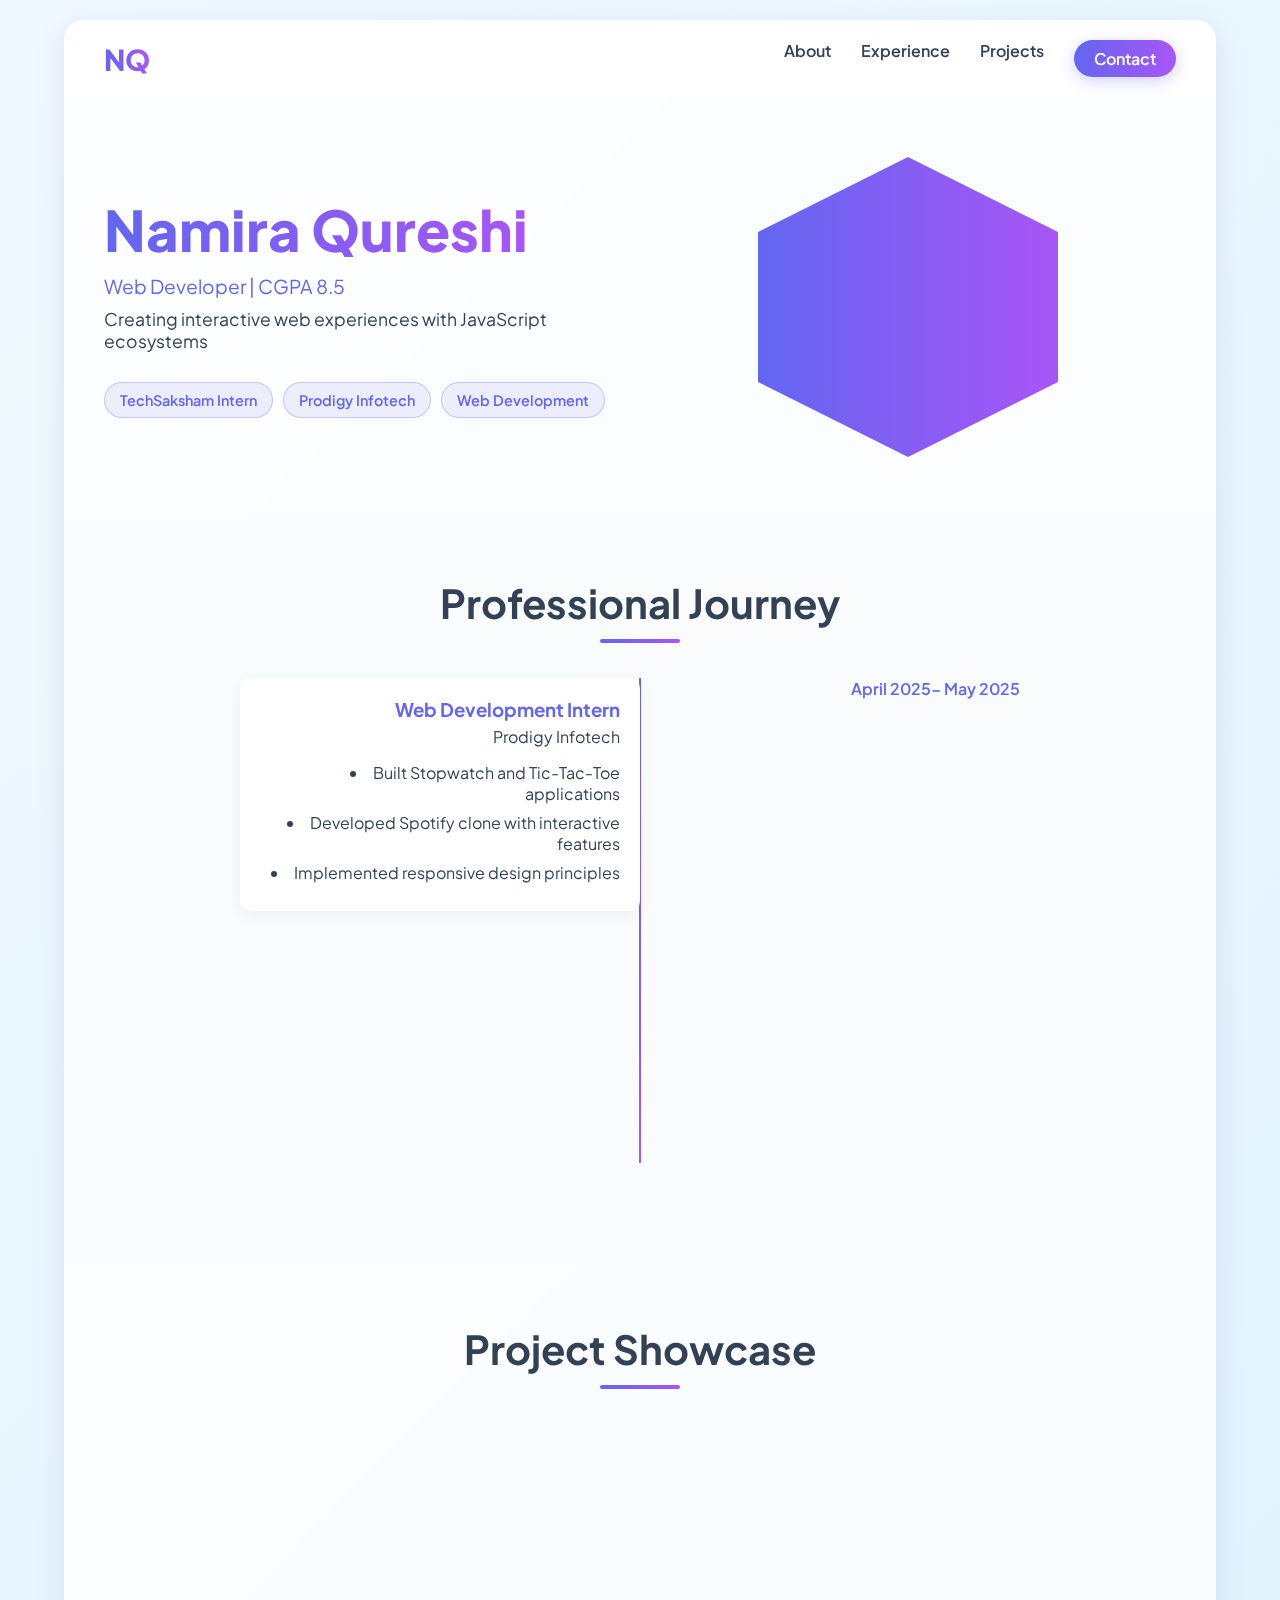
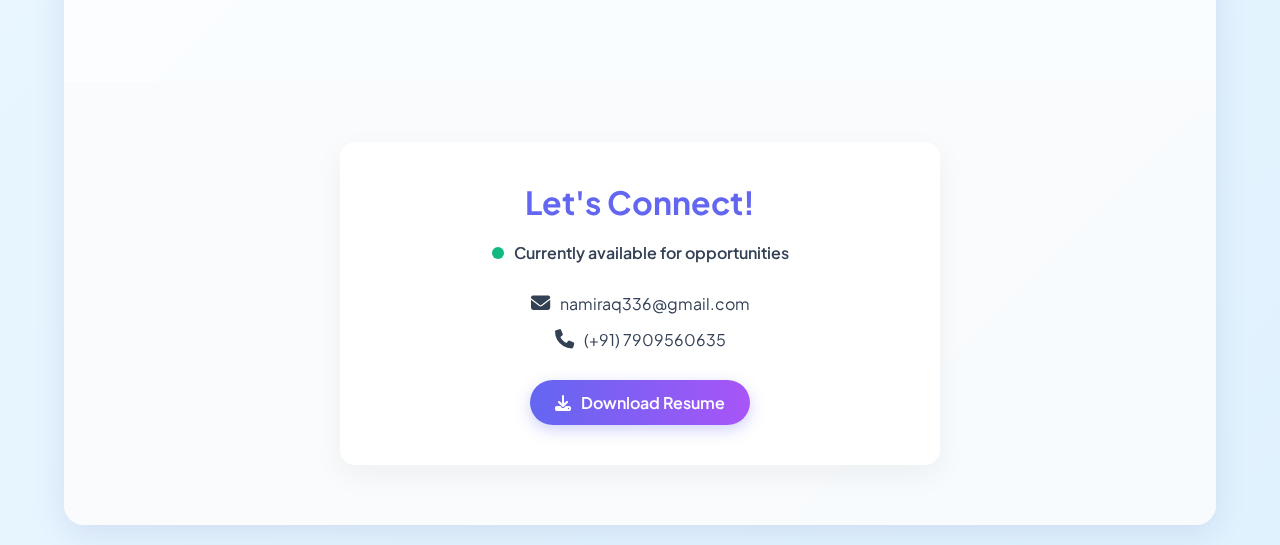
<file: Prodigy infotech/PORTFOLIO/index.html>
<!DOCTYPE html>
<html lang="en">
<head>
    <meta charset="UTF-8">
    <meta name="viewport" content="width=device-width, initial-scale=1.0">
    <title>Namira Qureshi | Web Developer</title>
    <link rel="stylesheet" href="https://cdnjs.cloudflare.com/ajax/libs/font-awesome/6.4.0/css/all.min.css">
    <link href="https://fonts.googleapis.com/css2?family=Plus+Jakarta+Sans:wght@300;400;600;800&display=swap" rel="stylesheet">
    <link rel="stylesheet" href="style.css">
</head>
<body>
    <!-- Floating Particles Background -->
    <div class="particles"></div>
    
    <!-- Glass Morphism Container -->
    <div class="glass-container">
        <!-- Header -->
        <header class="sticky-header">
            <div class="logo">NQ</div>
            <nav>
                <a href="#about">About</a>
                <a href="#experience">Experience</a>
                <a href="#projects">Projects</a>
                <a href="#contact" class="cta-link">Contact</a>
            </nav>
        </header>

        <!-- Hero Section -->
        <section class="hero-section">
            <div class="hero-content">
                <h1><span class="gradient-text">Namira Qureshi</span></h1>
                <p class="subtitle">Web Developer | CGPA 8.5</p>
                <p class="description">Creating interactive web experiences with JavaScript ecosystems</p>
                <div class="badge-container">
                    <span class="badge">TechSaksham Intern</span>
                    <span class="badge">Prodigy Infotech</span>
                    <span class="badge">Web Development</span>
                   
                   
                   
                </div>
            </div>
            <div class="hero-image">
                <div class="hexagon-mask"></div>
            </div>
        </section>

        <!-- Experience Section -->
        <section id="experience" class="experience-section">
            <h2 class="section-title">Professional Journey</h2>
            <div class="timeline">
                <div class="timeline-item">
                    <div class="timeline-date">April 2025- May 2025</div>
                    <div class="timeline-content">
                        <h3>Web Development Intern</h3>
                        <h4>Prodigy Infotech</h4>
                        <ul>
                            <li>Built Stopwatch and Tic-Tac-Toe applications</li>
                            <li>Developed Spotify clone with interactive features</li>
                            <li>Implemented responsive design principles</li>
                        </ul>
                    </div>
                </div>
                <div class="timeline-item">
                    <div class="timeline-date">March 2025 - April 2025</div>
                    <div class="timeline-content">
                        <h3>AI Intern</h3>
                        <h4>TechSaksham</h4>
                        <ul>
                            <li>Developed AI Transformative Learning project</li>
                            <li>Implemented ML algorithms for education</li>
                            <li>Collaborated on project architecture</li>
                        </ul>
                    </div>
                </div>
            </div>
        </section>

        <!-- Projects Section -->
        <section id="projects" class="projects-section">
            <h2 class="section-title">Project Showcase</h2>
            <div class="project-grid">
                <div class="project-card">
                    <div class="project-header">
                        <i class="fab fa-spotify project-icon"></i>
                        <h3>Spotify Clone</h3>
                    </div>
                    <p>Music player application with playlist functionality</p>
                    <div class="tech-stack">
                        <span>HTML</span>
                        <span>CSS</span>
                        <span>JavaScript</span>
                    </div>
                </div>
                <div class="project-card">
                    <div class="project-header">
                        <i class="fas fa-gamepad project-icon"></i>
                        <h3>Tic-Tac-Toe</h3>
                    </div>
                    <p>Interactive game with AI opponent</p>
                    <div class="tech-stack">
                        <span>HTML</span>
                        <span>CSS</span>
                        <span>JavaScript</span>
                    </div>
                </div>
                <div class="project-card">
                    <div class="project-header">
                        <i class="fas fa-stopwatch project-icon"></i>
                        <h3>Stopwatch</h3>
                    </div>
                    <p>Precision timing application with lap functionality</p>
                    <div class="tech-stack">
                        <span>HTML</span>
                        <span>CSS</span>
                        <span>JavaScript</span>
                    </div>
                </div>
            </div>
        </section>

        <!-- Contact Section -->
        <section id="contact" class="contact-section">
            <div class="contact-card">
                <h2>Let's Connect!</h2>
                <p class="availability">
                    <span class="status-dot"></span>
                    Currently available for opportunities
                </p>
                <div class="contact-methods">
                    <a href="mailto:namira@example.com" class="contact-link">
                        <i class="fas fa-envelope"></i> namiraq336@gmail.com
                    </a>
                    <a href="tel:+1234567890" class="contact-link">
                        <i class="fas fa-phone"></i> (+91) 7909560635
                    </a>
                </div>
                <a href="resume.pdf" download class="resume-btn">
                    <i class="fas fa-download"></i> Download Resume
                </a>
            </div>
        </section>
    </div>

    <script src="script.js"></script>
</body>
</html>
</file>
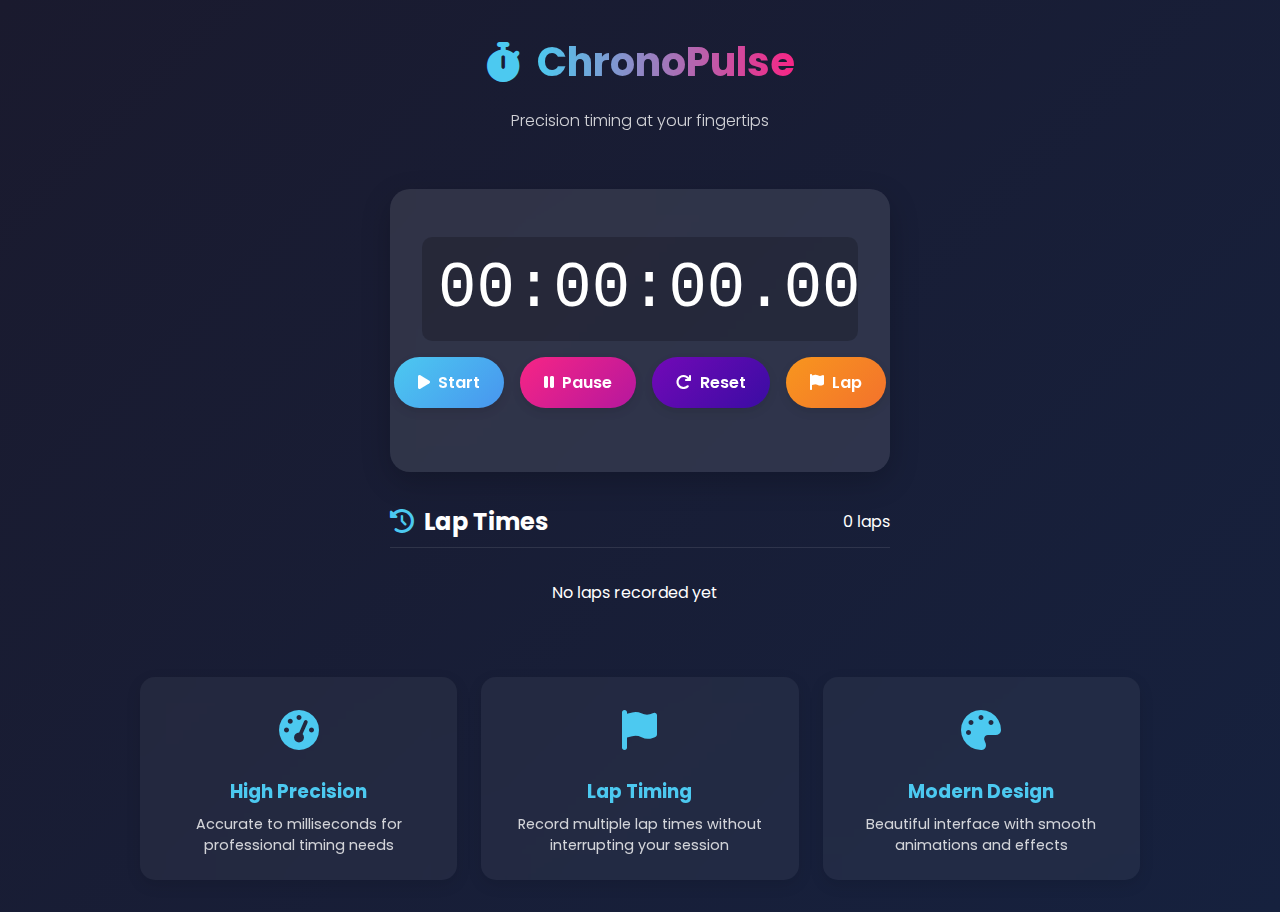
<file: Prodigy infotech/STOPWATCH/index.html>
<!DOCTYPE html>
<html lang="en">
<head>
    <meta charset="UTF-8">
    <meta name="viewport" content="width=device-width, initial-scale=1.0">
    <title>ChronoPulse - Modern Stopwatch</title>
    <link rel="stylesheet" href="https://cdnjs.cloudflare.com/ajax/libs/font-awesome/6.4.0/css/all.min.css">
    <link href="https://fonts.googleapis.com/css2?family=Poppins:wght@300;400;600;700&display=swap" rel="stylesheet">
    <link rel="stylesheet" href="style.css">
</head>
<body>
    <div class="header">
        <div class="logo">
            <i class="fas fa-stopwatch"></i>
            <h1>ChronoPulse</h1>
        </div>
        <p class="tagline">Precision timing at your fingertips</p>
    </div>

    <div class="stopwatch-container">
        <div class="time-display">00:00:00.00</div>
        <div class="controls">
            <button class="btn btn-start" id="startBtn">
                <i class="fas fa-play"></i> Start
            </button>
            <button class="btn btn-pause" id="pauseBtn" disabled>
                <i class="fas fa-pause"></i> Pause
            </button>
            <button class="btn btn-reset" id="resetBtn" disabled>
                <i class="fas fa-redo"></i> Reset
            </button>
            <button class="btn btn-lap" id="lapBtn" disabled>
                <i class="fas fa-flag"></i> Lap
            </button>
        </div>
    </div>

    <div class="laps-container">
        <div class="laps-title">
            <h2><i class="fas fa-history"></i> Lap Times</h2>
            <span id="lapCount">0 laps</span>
        </div>
        <div class="laps-list" id="lapsList">
            <!-- Lap times will appear here -->
        </div>
    </div>

    <div class="features">
        <div class="feature-card">
            <div class="feature-icon">
                <i class="fas fa-tachometer-alt"></i>
            </div>
            <h3>High Precision</h3>
            <p>Accurate to milliseconds for professional timing needs</p>
        </div>
        
        <div class="feature-card">
            <div class="feature-icon">
                <i class="fas fa-flag"></i>
            </div>
            <h3>Lap Timing</h3>
            <p>Record multiple lap times without interrupting your session</p>
        </div>
        
        <div class="feature-card">
            <div class="feature-icon">
                <i class="fas fa-palette"></i>
            </div>
            <h3>Modern Design</h3>
            <p>Beautiful interface with smooth animations and effects</p>
        </div>
    </div>

    <script src="script.js"></script>
</body>
</html>
</file>
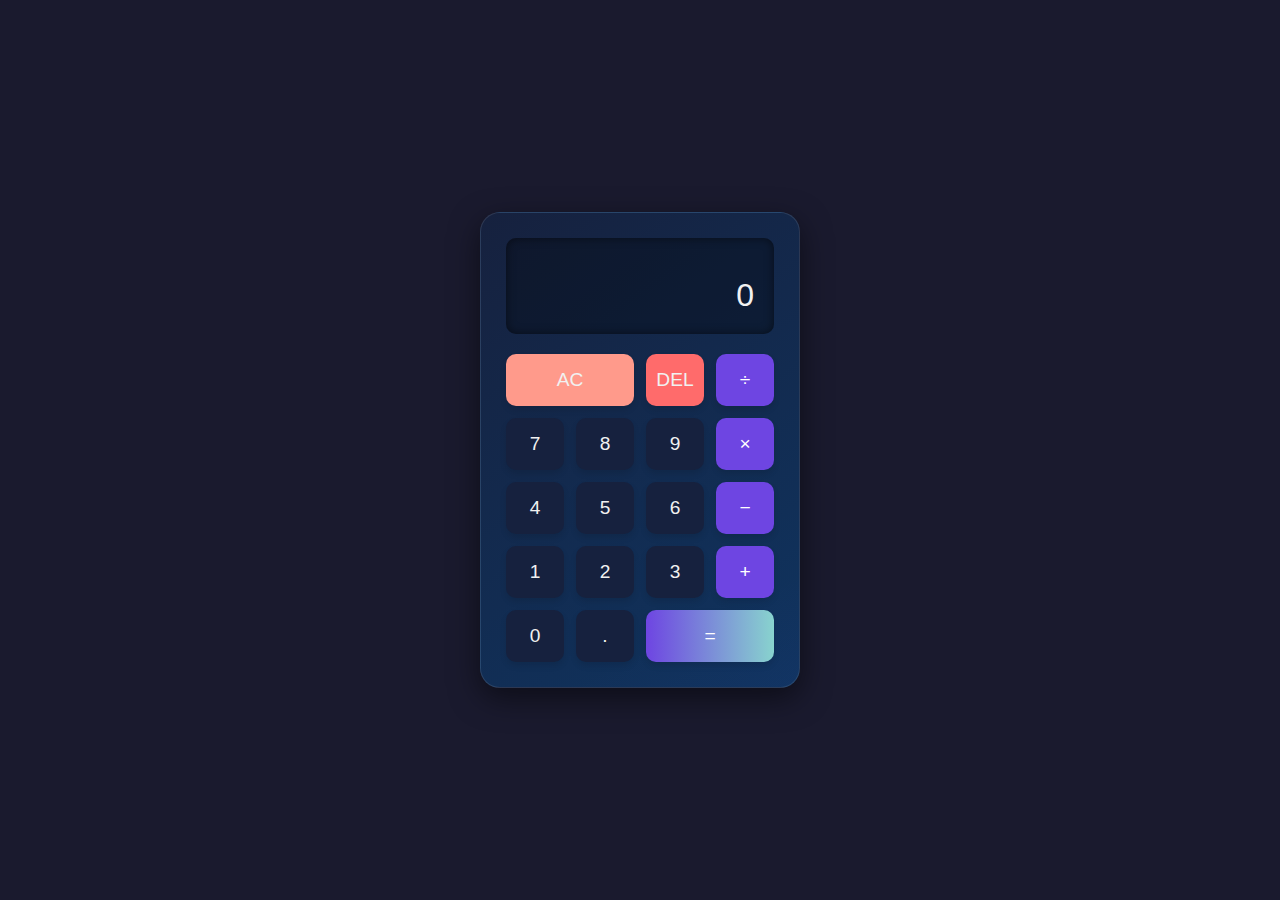
<file: codsoft/TASK1 PORTFOLIO/TASK3CALCULATOR/index.html>
<!DOCTYPE html>
<html lang="en">
<head>
    <meta charset="UTF-8">
    <meta name="viewport" content="width=device-width, initial-scale=1.0">
    <title>Neon Calculator</title>
    <link rel="stylesheet" href="style.css">
</head>
<body>
    <div class="calculator">
        <div class="display">
            <div class="previous-operand" id="previous-operand"></div>
            <div class="current-operand" id="current-operand">0</div>
        </div>
        
        <div class="buttons">
            <button class="btn span-2" data-action="clear">AC</button>
            <button class="btn" data-action="delete">DEL</button>
            <button class="btn operator" data-action="divide">÷</button>
            
            <button class="btn" data-number="7">7</button>
            <button class="btn" data-number="8">8</button>
            <button class="btn" data-number="9">9</button>
            <button class="btn operator" data-action="multiply">×</button>
            
            <button class="btn" data-number="4">4</button>
            <button class="btn" data-number="5">5</button>
            <button class="btn" data-number="6">6</button>
            <button class="btn operator" data-action="subtract">−</button>
            
            <button class="btn" data-number="1">1</button>
            <button class="btn" data-number="2">2</button>
            <button class="btn" data-number="3">3</button>
            <button class="btn operator" data-action="add">+</button>
            
            <button class="btn" data-number="0">0</button>
            <button class="btn" data-number=".">.</button>
            <button class="btn span-2 operator" data-action="calculate">=</button>
        </div>
    </div>

    <script src="script.js"></script>
</body>
</html>
</file>
<file: Prodigy infotech/PORTFOLIO/style.css>
/* ===== Base Styles ===== */
:root {
    --primary: #6366f1;
    --secondary: #a855f7;
    --dark: #1e293b;
    --light: #f8fafc;
    --glass: rgba(255, 255, 255, 0.1);
    --text: #334155;
}

* {
    margin: 0;
    padding: 0;
    box-sizing: border-box;
}

body {
    font-family: 'Plus Jakarta Sans', sans-serif;
    background: linear-gradient(135deg, #f0f9ff, #e0f2fe);
    color: var(--text);
    min-height: 100vh;
}

.particles {
    position: fixed;
    top: 0;
    left: 0;
    width: 100%;
    height: 100%;
    background: url('data:image/svg+xml;utf8,<svg xmlns="http://www.w3.org/2000/svg" viewBox="0 0 100 100" preserveAspectRatio="none"><circle cx="50" cy="50" r="1" fill="%236366f1" opacity="0.2"/></svg>');
    background-size: 50px 50px;
    z-index: -1;
    opacity: 0.3;
}

.glass-container {
    width: 90%;
    max-width: 1200px;
    margin: 0 auto;
    background: rgba(255, 255, 255, 0.8);
    backdrop-filter: blur(10px);
    border-radius: 20px;
    box-shadow: 0 8px 32px rgba(31, 38, 135, 0.1);
    overflow: hidden;
    margin-top: 20px;
    margin-bottom: 20px;
}

/* ===== Header ===== */
.sticky-header {
    display: flex;
    justify-content: space-between;
    align-items: center;
    padding: 20px 40px;
    background: rgba(255, 255, 255, 0.7);
    backdrop-filter: blur(5px);
    position: sticky;
    top: 0;
    z-index: 100;
}

.logo {
    font-size: 1.8rem;
    font-weight: 800;
    background: linear-gradient(to right, var(--primary), var(--secondary));
    -webkit-background-clip: text;
    background-clip: text;
    color: transparent;
}

nav {
    display: flex;
    gap: 30px;
}

nav a {
    text-decoration: none;
    color: var(--text);
    font-weight: 600;
    transition: all 0.3s ease;
    position: relative;
}

nav a:hover {
    color: var(--primary);
}

nav a::after {
    content: '';
    position: absolute;
    bottom: -5px;
    left: 0;
    width: 0;
    height: 2px;
    background: var(--primary);
    transition: width 0.3s ease;
}

nav a:hover::after {
    width: 100%;
}

.cta-link {
    background: linear-gradient(to right, var(--primary), var(--secondary));
    color: white;
    padding: 8px 20px;
    border-radius: 50px;
    box-shadow: 0 4px 15px rgba(99, 102, 241, 0.3);
}

/* ===== Hero Section ===== */
.hero-section {
    display: flex;
    padding: 60px 40px;
    align-items: center;
}

.hero-content {
    flex: 1;
}

.gradient-text {
    background: linear-gradient(to right, var(--primary), var(--secondary));
    -webkit-background-clip: text;
    background-clip: text;
    color: transparent;
    font-size: 3.5rem;
    font-weight: 800;
    line-height: 1.2;
}

.subtitle {
    font-size: 1.2rem;
    color: var(--primary);
    margin: 10px 0;
}

.description {
    font-size: 1.1rem;
    margin-bottom: 30px;
    max-width: 600px;
}

.badge-container {
    display: flex;
    gap: 10px;
    flex-wrap: wrap;
    margin-top: 30px;
}

.badge {
    background: rgba(99, 102, 241, 0.1);
    color: var(--primary);
    padding: 8px 15px;
    border-radius: 50px;
    font-size: 0.9rem;
    font-weight: 600;
    border: 1px solid rgba(99, 102, 241, 0.3);
}

.hero-image {
    flex: 1;
    display: flex;
    justify-content: center;
}

.hexagon-mask {
    width: 300px;
    height: 300px;
    background: linear-gradient(to right, var(--primary), var(--secondary));
    clip-path: polygon(50% 0%, 100% 25%, 100% 75%, 50% 100%, 0% 75%, 0% 25%);
    display: flex;
    align-items: center;
    justify-content: center;
}

/* ===== Experience Section ===== */
.experience-section {
    padding: 60px 40px;
    background: rgba(248, 250, 252, 0.5);
}

.section-title {
    font-size: 2.5rem;
    text-align: center;
    margin-bottom: 50px;
    position: relative;
}

.section-title::after {
    content: '';
    position: absolute;
    bottom: -15px;
    left: 50%;
    transform: translateX(-50%);
    width: 80px;
    height: 4px;
    background: linear-gradient(to right, var(--primary), var(--secondary));
    border-radius: 2px;
}

.timeline {
    position: relative;
    max-width: 800px;
    margin: 0 auto;
}

.timeline::before {
    content: '';
    position: absolute;
    top: 0;
    left: 50%;
    transform: translateX(-50%);
    width: 2px;
    height: 100%;
    background: linear-gradient(to bottom, var(--primary), var(--secondary));
}

.timeline-item {
    display: flex;
    margin-bottom: 40px;
    position: relative;
}

.timeline-item:nth-child(odd) {
    flex-direction: row-reverse;
    text-align: right;
}

.timeline-date {
    flex: 1;
    padding: 0 20px;
    font-weight: 600;
    color: var(--primary);
}

.timeline-content {
    flex: 1;
    padding: 20px;
    background: white;
    border-radius: 10px;
    box-shadow: 0 5px 15px rgba(0, 0, 0, 0.05);
}

.timeline-content h3 {
    color: var(--primary);
    margin-bottom: 5px;
}

.timeline-content h4 {
    color: var(--text);
    font-weight: 400;
    margin-bottom: 15px;
}

.timeline-content ul {
    list-style-position: inside;
}

.timeline-content li {
    margin-bottom: 8px;
}

/* ===== Projects Section ===== */
.projects-section {
    padding: 60px 40px;
}

.project-grid {
    display: grid;
    grid-template-columns: repeat(auto-fit, minmax(300px, 1fr));
    gap: 30px;
    max-width: 1000px;
    margin: 0 auto;
}

.project-card {
    background: white;
    border-radius: 10px;
    padding: 30px;
    box-shadow: 0 5px 15px rgba(0, 0, 0, 0.05);
    transition: transform 0.3s ease, box-shadow 0.3s ease;
}

.project-card:hover {
    transform: translateY(-10px);
    box-shadow: 0 15px 30px rgba(0, 0, 0, 0.1);
}

.project-header {
    display: flex;
    align-items: center;
    gap: 15px;
    margin-bottom: 20px;
}

.project-icon {
    font-size: 1.8rem;
    color: var(--primary);
}

.project-card h3 {
    font-size: 1.5rem;
}

.project-card p {
    margin-bottom: 20px;
    color: var(--text);
}

.tech-stack {
    display: flex;
    gap: 10px;
    flex-wrap: wrap;
}

.tech-stack span {
    background: rgba(99, 102, 241, 0.1);
    color: var(--primary);
    padding: 5px 10px;
    border-radius: 5px;
    font-size: 0.8rem;
    font-weight: 600;
}

/* ===== Contact Section ===== */
.contact-section {
    padding: 60px 40px;
    background: rgba(248, 250, 252, 0.5);
}

.contact-card {
    max-width: 600px;
    margin: 0 auto;
    background: white;
    padding: 40px;
    border-radius: 15px;
    text-align: center;
    box-shadow: 0 10px 30px rgba(0, 0, 0, 0.05);
}

.contact-card h2 {
    font-size: 2rem;
    margin-bottom: 20px;
    color: var(--primary);
}

.availability {
    display: flex;
    align-items: center;
    justify-content: center;
    gap: 10px;
    margin-bottom: 30px;
    font-weight: 600;
}

.status-dot {
    width: 12px;
    height: 12px;
    background: #10b981;
    border-radius: 50%;
    animation: pulse 1.5s infinite;
}

@keyframes pulse {
    0% { transform: scale(1); }
    50% { transform: scale(1.2); }
    100% { transform: scale(1); }
}

.contact-methods {
    display: flex;
    flex-direction: column;
    gap: 15px;
    margin-bottom: 30px;
}

.contact-link {
    display: flex;
    align-items: center;
    gap: 10px;
    justify-content: center;
    text-decoration: none;
    color: var(--text);
    transition: color 0.3s ease;
}

.contact-link:hover {
    color: var(--primary);
}

.contact-link i {
    font-size: 1.2rem;
}

.resume-btn {
    display: inline-flex;
    align-items: center;
    gap: 10px;
    background: linear-gradient(to right, var(--primary), var(--secondary));
    color: white;
    padding: 12px 25px;
    border-radius: 50px;
    text-decoration: none;
    font-weight: 600;
    box-shadow: 0 5px 15px rgba(99, 102, 241, 0.3);
    transition: transform 0.3s ease;
}

.resume-btn:hover {
    transform: translateY(-3px);
}

/* ===== Responsive Styles ===== */
@media (max-width: 992px) {
    .hero-section {
        flex-direction: column;
        text-align: center;
    }
    
    .description {
        margin-left: auto;
        margin-right: auto;
    }
    
    .badge-container {
        justify-content: center;
    }
    
    .timeline::before {
        left: 30px;
    }
    
    .timeline-item,
    .timeline-item:nth-child(odd) {
        flex-direction: row;
        text-align: left;
    }
    
    .timeline-date {
        flex: 0 0 100px;
    }
}

@media (max-width: 768px) {
    .gradient-text {
        font-size: 2.5rem;
    }
    
    .section-title {
        font-size: 2rem;
    }
    
    nav {
        gap: 15px;
    }
    
    .hero-section,
    .experience-section,
    .projects-section,
    .contact-section {
        padding: 40px 20px;
    }
}

@media (max-width: 480px) {
    .sticky-header {
        flex-direction: column;
        gap: 15px;
        padding: 15px;
    }
    
    nav {
        flex-wrap: wrap;
        justify-content: center;
    }
    
    .gradient-text {
        font-size: 2rem;
    }
    
    .timeline-item {
        flex-direction: column;
    }
    
    .timeline-date {
        margin-bottom: 10px;
    }
}
</file>
<file: Prodigy infotech/STOPWATCH/style.css>
* {
    margin: 0;
    padding: 0;
    box-sizing: border-box;
    font-family: 'Poppins', sans-serif;
}

body {
    background: linear-gradient(135deg, #1a1a2e, #16213e);
    color: #fff;
    min-height: 100vh;
    display: flex;
    flex-direction: column;
    align-items: center;
    padding: 2rem;
}

.header {
    text-align: center;
    margin-bottom: 2rem;
}

.logo {
    display: flex;
    align-items: center;
    justify-content: center;
    margin-bottom: 1rem;
}

.logo i {
    font-size: 2.5rem;
    margin-right: 1rem;
    color: #4cc9f0;
}

.logo h1 {
    font-size: 2.5rem;
    background: linear-gradient(90deg, #4cc9f0, #f72585);
    -webkit-background-clip: text;
    background-clip: text;
    color: transparent;
}

.tagline {
    font-weight: 300;
    opacity: 0.8;
    margin-bottom: 1.5rem;
}

.stopwatch-container {
    background: rgba(255, 255, 255, 0.1);
    backdrop-filter: blur(10px);
    border-radius: 20px;
    padding: 2rem;
    width: 100%;
    max-width: 500px;
    box-shadow: 0 10px 30px rgba(0, 0, 0, 0.2);
    margin-bottom: 2rem;
}

.time-display {
    font-size: 4rem;
    font-weight: 300;
    text-align: center;
    margin: 1rem 0;
    font-family: 'Courier New', monospace;
    background: rgba(0, 0, 0, 0.2);
    padding: 1rem;
    border-radius: 10px;
}

.controls {
    display: flex;
    justify-content: center;
    gap: 1rem;
    margin-bottom: 2rem;
}

.btn {
    padding: 0.8rem 1.5rem;
    border: none;
    border-radius: 50px;
    font-size: 1rem;
    font-weight: 600;
    cursor: pointer;
    display: flex;
    align-items: center;
    transition: all 0.3s ease;
    box-shadow: 0 4px 10px rgba(0, 0, 0, 0.1);
}

.btn i {
    margin-right: 8px;
}

.btn-start {
    background: linear-gradient(135deg, #4cc9f0, #4895ef);
    color: white;
}

.btn-pause {
    background: linear-gradient(135deg, #f72585, #b5179e);
    color: white;
}

.btn-reset {
    background: linear-gradient(135deg, #7209b7, #3a0ca3);
    color: white;
}

.btn-lap {
    background: linear-gradient(135deg, #f8961e, #f3722c);
    color: white;
}

.btn:hover {
    transform: translateY(-3px);
    box-shadow: 0 6px 15px rgba(0, 0, 0, 0.2);
}

.btn:active {
    transform: translateY(1px);
}

.laps-container {
    width: 100%;
    max-width: 500px;
}

.laps-title {
    display: flex;
    align-items: center;
    justify-content: space-between;
    margin-bottom: 1rem;
    padding-bottom: 0.5rem;
    border-bottom: 1px solid rgba(255, 255, 255, 0.1);
}

.laps-title h2 {
    font-size: 1.5rem;
    display: flex;
    align-items: center;
}

.laps-title i {
    margin-right: 10px;
    color: #4cc9f0;
}

.laps-list {
    max-height: 300px;
    overflow-y: auto;
    padding-right: 10px;
}

.lap-item {
    background: rgba(255, 255, 255, 0.05);
    padding: 1rem;
    border-radius: 10px;
    margin-bottom: 0.5rem;
    display: flex;
    justify-content: space-between;
    align-items: center;
    transition: all 0.3s ease;
}

.lap-item:hover {
    background: rgba(255, 255, 255, 0.1);
    transform: translateX(5px);
}

.lap-number {
    background: #4cc9f0;
    color: #1a1a2e;
    width: 30px;
    height: 30px;
    border-radius: 50%;
    display: flex;
    align-items: center;
    justify-content: center;
    font-weight: 600;
}

.lap-time {
    font-family: 'Courier New', monospace;
    font-size: 1.1rem;
}

.features {
    display: grid;
    grid-template-columns: repeat(auto-fit, minmax(250px, 1fr));
    gap: 1.5rem;
    width: 100%;
    max-width: 1000px;
    margin-top: 3rem;
}

.feature-card {
    background: rgba(255, 255, 255, 0.05);
    backdrop-filter: blur(10px);
    border-radius: 15px;
    padding: 1.5rem;
    text-align: center;
    transition: all 0.3s ease;
    box-shadow: 0 5px 15px rgba(0, 0, 0, 0.1);
}

.feature-card:hover {
    transform: translateY(-10px);
    box-shadow: 0 15px 30px rgba(0, 0, 0, 0.2);
    background: rgba(255, 255, 255, 0.1);
}

.feature-icon {
    font-size: 2.5rem;
    margin-bottom: 1rem;
    color: #4cc9f0;
}

.feature-card h3 {
    margin-bottom: 0.5rem;
    color: #4cc9f0;
}

.feature-card p {
    opacity: 0.8;
    font-size: 0.9rem;
}

/* Custom scrollbar */
::-webkit-scrollbar {
    width: 8px;
}

::-webkit-scrollbar-track {
    background: rgba(255, 255, 255, 0.05);
    border-radius: 10px;
}

::-webkit-scrollbar-thumb {
    background: #4cc9f0;
    border-radius: 10px;
}

@media (max-width: 600px) {
    .time-display {
        font-size: 3rem;
    }
    
    .controls {
        flex-wrap: wrap;
    }
    
    .btn {
        flex: 1 1 40%;
        justify-content: center;
    }
}
</file>
<file: codsoft/TASK1 PORTFOLIO/TASK3CALCULATOR/style.css>
:root {
    --primary: #6e45e2;
    --secondary: #88d3ce;
    --dark: #1a1a2e;
    --darker: #16213e;
    --light: #f1f1f1;
    --accent: #ff9a8b;
    --glow: 0 0 10px rgba(110, 69, 226, 0.5);
}

* {
    margin: 0;
    padding: 0;
    box-sizing: border-box;
    font-family: 'Segoe UI', Tahoma, Geneva, Verdana, sans-serif;
}

body {
    background-color: var(--dark);
    display: flex;
    justify-content: center;
    align-items: center;
    min-height: 100vh;
    color: var(--light);
}

.calculator {
    background: linear-gradient(145deg, var(--darker), #0f3460);
    border-radius: 20px;
    padding: 25px;
    width: 320px;
    box-shadow: 0 10px 30px rgba(0, 0, 0, 0.5);
    border: 1px solid rgba(255, 255, 255, 0.1);
    overflow: hidden;
    position: relative;
}

.calculator::before {
    content: '';
    position: absolute;
    top: -50%;
    left: -50%;
    width: 200%;
    height: 200%;
    background: linear-gradient(
        to bottom right,
        transparent,
        transparent,
        transparent,
        var(--primary)
    );
    transform: rotate(30deg);
    animation: shine 6s infinite linear;
    opacity: 0.1;
}

@keyframes shine {
    0% {
        transform: rotate(30deg) translate(-10%, -10%);
    }
    100% {
        transform: rotate(30deg) translate(10%, 10%);
    }
}

.display {
    background-color: rgba(0, 0, 0, 0.3);
    border-radius: 10px;
    padding: 20px;
    margin-bottom: 20px;
    text-align: right;
    min-height: 80px;
    display: flex;
    flex-direction: column;
    justify-content: space-between;
    word-break: break-all;
    box-shadow: inset 0 0 10px rgba(0, 0, 0, 0.5);
}

.previous-operand {
    font-size: 1rem;
    color: rgba(255, 255, 255, 0.7);
    min-height: 1.2rem;
}

.current-operand {
    font-size: 2rem;
    font-weight: 500;
}

.buttons {
    display: grid;
    grid-template-columns: repeat(4, 1fr);
    grid-gap: 12px;
}

.btn {
    background-color: var(--darker);
    color: var(--light);
    border: none;
    border-radius: 10px;
    padding: 15px 0;
    font-size: 1.2rem;
    cursor: pointer;
    transition: all 0.2s ease;
    position: relative;
    overflow: hidden;
    box-shadow: 0 4px 6px rgba(0, 0, 0, 0.1);
}

.btn:hover {
    transform: translateY(-2px);
    box-shadow: var(--glow);
}

.btn:active {
    transform: translateY(0);
}

.btn.operator {
    background-color: var(--primary);
    color: white;
}

.btn.span-2 {
    grid-column: span 2;
}

.btn::after {
    content: '';
    position: absolute;
    top: 0;
    left: 0;
    width: 100%;
    height: 100%;
    background: linear-gradient(
        to bottom right,
        transparent,
        transparent,
        transparent,
        rgba(255, 255, 255, 0.1)
    );
    transform: translateX(-100%);
    transition: transform 0.3s ease;
}

.btn:hover::after {
    transform: translateX(0);
}

.btn[data-action="clear"] {
    background-color: var(--accent);
}

.btn[data-action="delete"] {
    background-color: #ff6b6b;
}

.btn[data-action="calculate"] {
    background: linear-gradient(to right, var(--primary), var(--secondary));
    color: white;
}
</file>
